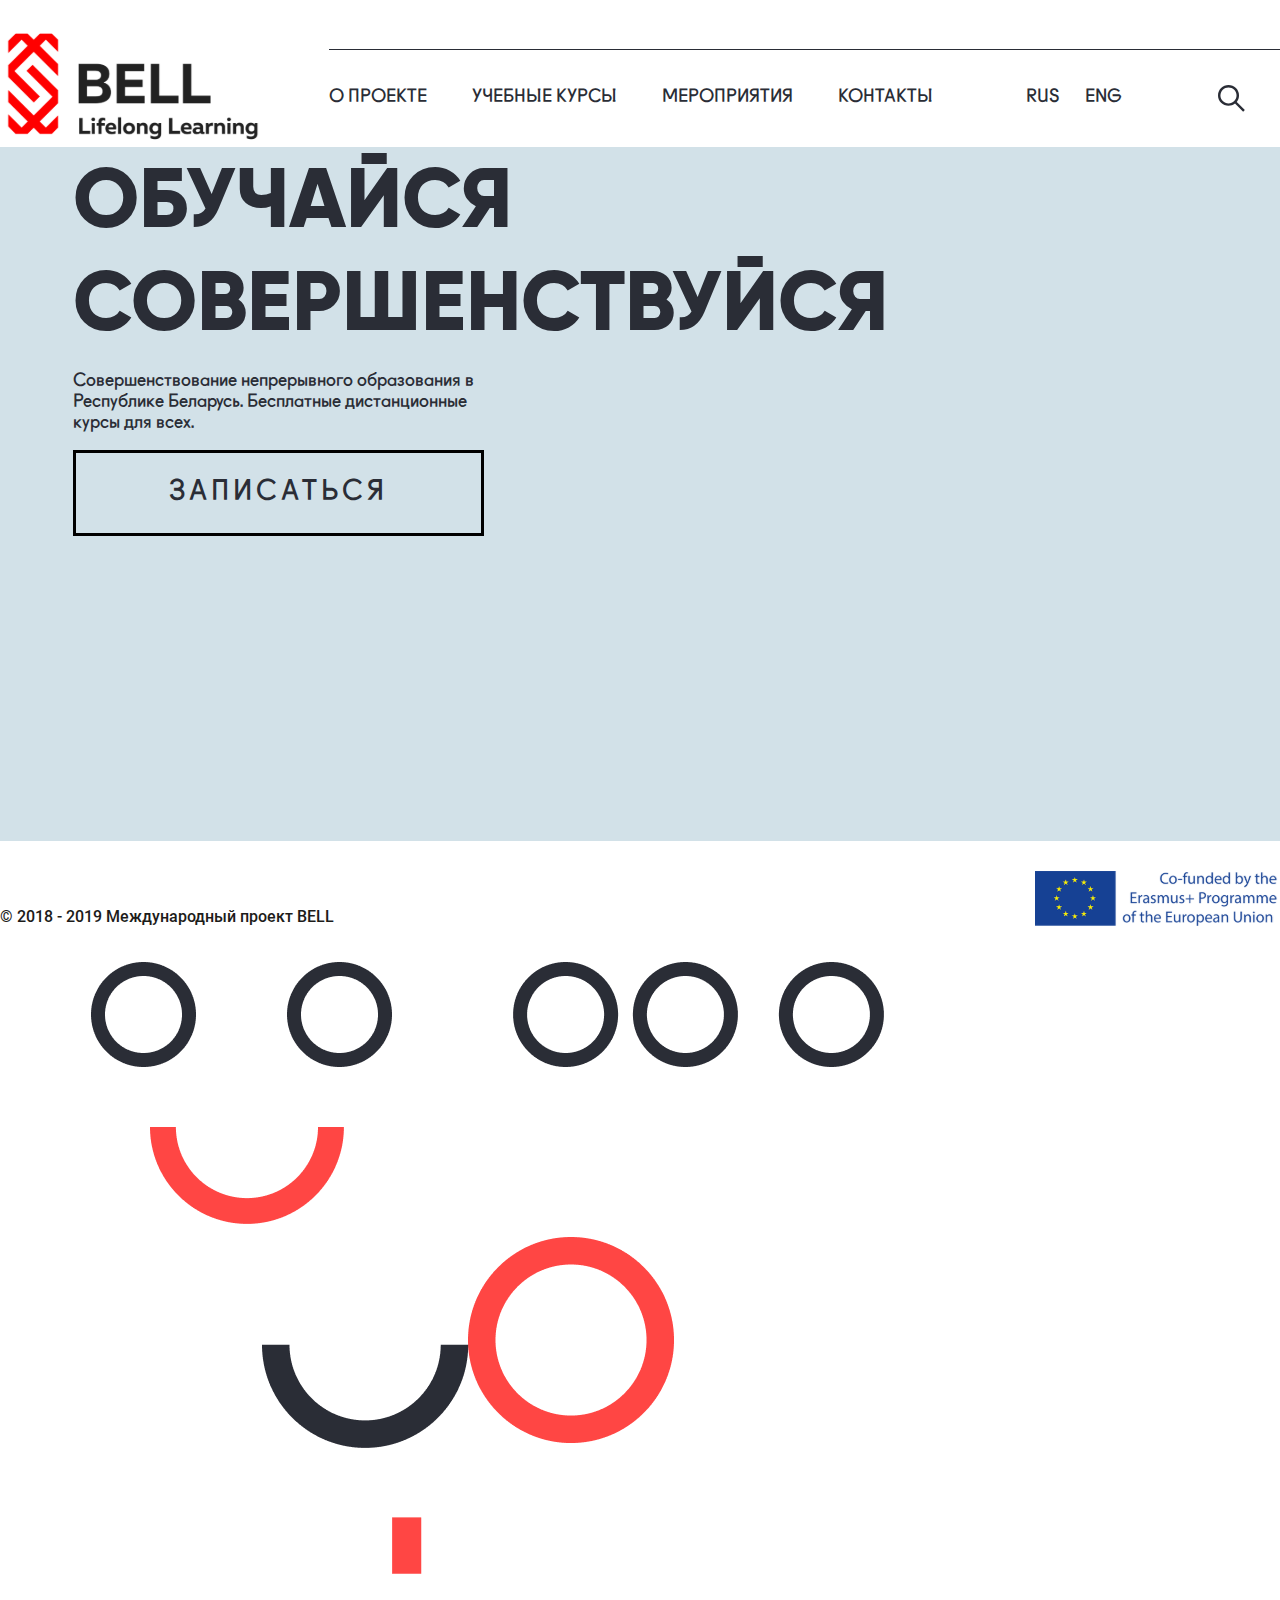
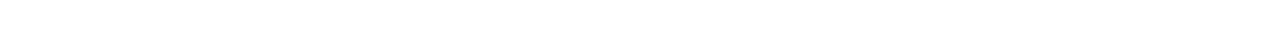
<file: index.html>
<!DOCTYPE html>
<html lang="en">
<head>
    <meta charset="UTF-8">
    <meta name="viewport" content="width=device-width, initial-scale=1.0">
    <title>BELLL</title>
    <link rel="stylesheet" href="./css/style.css">
</head>
<body>
<header class="header">
    <div class="wrapper">
       <div class="header_wrapper">
           <div class="header_logo">
               <a href="index.html" class="header_logo-link">
                   <img src="./img/svg/bell-logo.svg" alt="BELL" class="header_logo-pic">
               </a>
           </div>
           <nav class="header_nav">
               <ul class="header_list">
                   <li class="header_item">
                       <a href="#!" class="header_link">О проекте</a>
                   </li>
                   <li class="header_item">
                       <a href="training_courses.html" class="header_link">Учебные курсы</a>
                   </li>
                   <li class="header_item">
                       <a href="#!" class="header_link">Мероприятия</a>
                   </li>
                   <li class="header_item">
                       <a href="#!" class="header_link">Контакты</a>
                   </li>
               </ul>
               <ul class="header_lang">
                   <li class="lang_item">
                       <a href="" class="lang_link">RUS</a>
                   </li>
                   <li class="lang_item">
                       <a href="" class="lang_link">ENG</a>
                   </li>
               </ul>
               <div class="header_seach">
                   <img src="./img/svg/header-seach.svg" alt="seach">
               </div>
           </nav>
       </div>
    </div>
</header>
<main class="main">
    <div class="wrapper">
        <div class="main_wrapper">
            <div class="content_left">
                <section class="content">
                    <h1 class="content_title">Обучайся
                        Совершенствуйся</h1>
                </section>
                <section class="content_sub">
                    <p class="content_sub_description">Совершенствование непрерывного
                        образования в Республике Беларусь.
                        Бесплатные дистанционные курсы для всех.
                    </p>
                </section>
                <div class="zapis">
                    <a href="#!" class="zapis_link">Записаться</a>
                </div>
            </div>
            <div class="content_right">
                <div class="content_pic">
                    <img src="./img/content-right.png" alt="right picture" class="content_pic_right">
                </div>
            </div>
        </div>
    </div>
</main>
<footer class="footer">
    <div class="wrapper">
        <div class="footer_wrapper">
            <div class="footer_name">
                <p class="footer_name_description">© 2018 - 2019 Международный проект BELL</p>
            </div>
            <div class="footer_logo">
                <img src="./img/svg/footer-logo.svg" alt="Co-funded" class="footer_logo_pic">
            </div>
        </div>
    </div>
</footer>
</body>
</html>
</file>
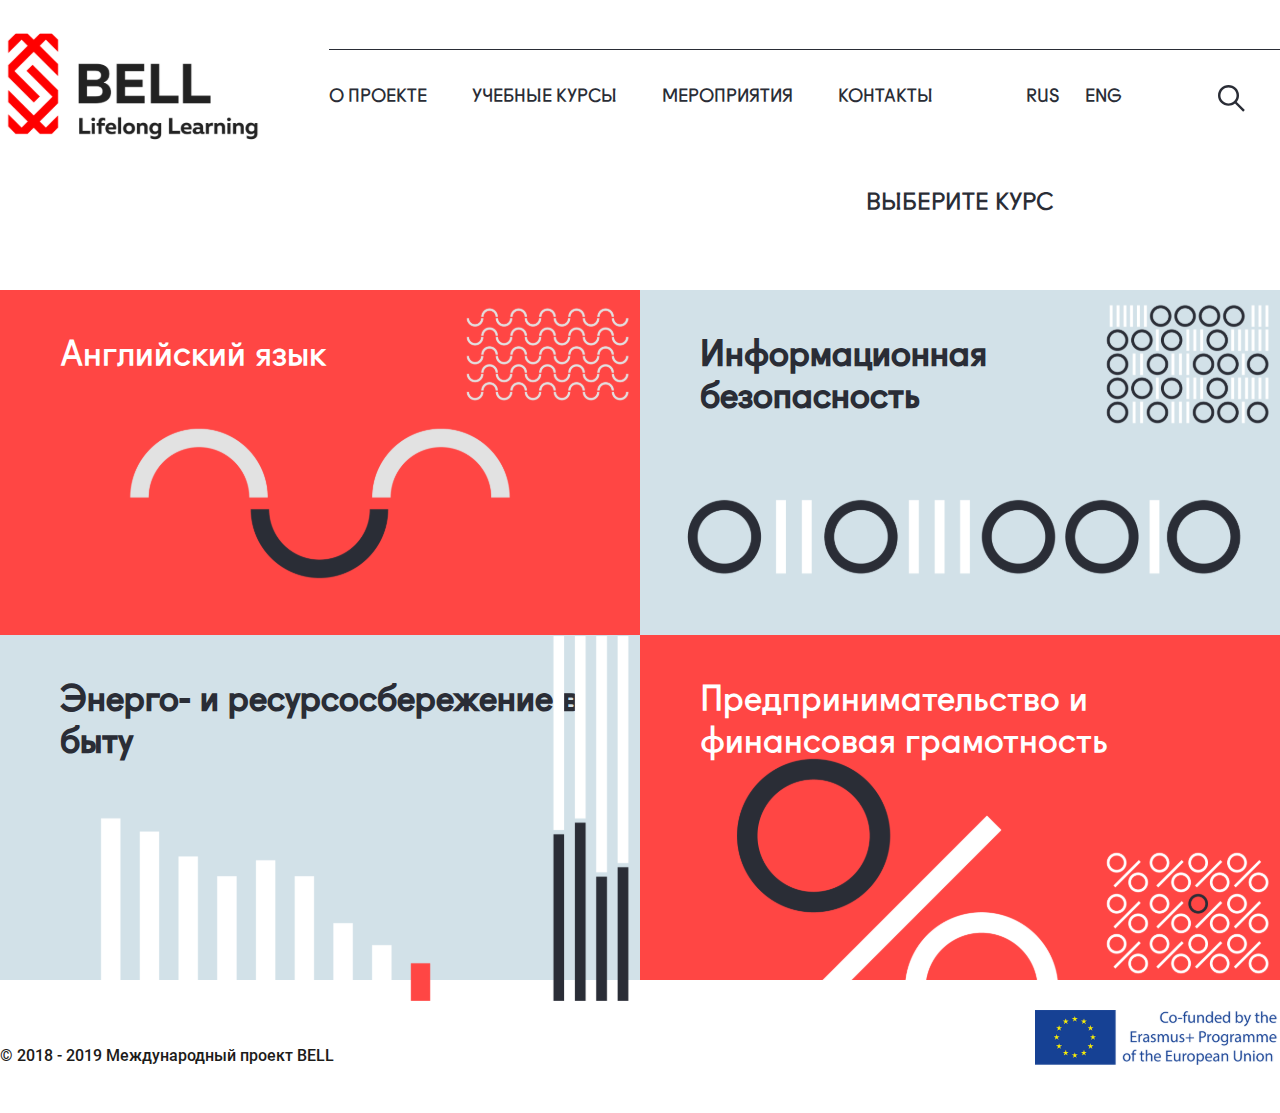
<file: training_courses.html>
<!DOCTYPE html>
<html lang="en">
<head>
    <meta charset="UTF-8">
    <meta name="viewport" content="width=device-width, initial-scale=1.0">
    <title>Учебные курсы</title>
    <link rel="stylesheet" href="./css/style.css">
</head>
<body>
<header class="header">
    <div class="wrapper">
        <div class="header_wrapper">
            <div class="header_logo">
                <a href="index.html" class="header_logo-link">
                    <img src="./img/svg/bell-logo.svg" alt="BELL" class="header_logo-pic">
                </a>
            </div>
            <nav class="header_nav">
                <ul class="header_list">
                    <li class="header_item">
                        <a href="#!" class="header_link">О проекте</a>
                    </li>
                    <li class="header_item">
                        <a href="#!" class="header_link">Учебные курсы</a>
                    </li>
                    <li class="header_item">
                        <a href="#!" class="header_link">Мероприятия</a>
                    </li>
                    <li class="header_item">
                        <a href="#!" class="header_link">Контакты</a>
                    </li>
                </ul>
                <ul class="header_lang">
                    <li class="lang_item">
                        <a href="" class="lang_link">RUS</a>
                    </li>
                    <li class="lang_item">
                        <a href="" class="lang_link">ENG</a>
                    </li>
                </ul>
                <div class="header_seach">
                    <img src="./img/svg/header-seach.svg" alt="seach">
                </div>
            </nav>
        </div>
    </div>
</header>
<main class="main">
    <div class="training_courses_wrapper">
        <h1 class="name_training_courses">выберите курс</h1>
        <div class="courses">
            <div class="course_1">
                <a href="!#" class="course_white_link">
                    <p class="course_name course_name_eng_size">Английский язык</p>
                    <div class="course_anim">
                        <div class="course_start_block">
                            <p class="course_start_white">Начало обучения: Октябрь 2019</p>
                        </div>
                            <div class="course_pic_block">
                                <img src="./img/svg/courses-eng.svg" alt="Курсы английского" class="course_eng_pic">
                            </div>
                    </div>
                </a>
            </div>
            <div class="course_2">
                <a href="!#" class="course_black_link">
                    <p class="course_name course_name_inf_bez_size">Информационная
                        безопасность</p>
                    <div class="course_anim">
                        <div class="course_start_block">
                            <p class="course_start_black ">Начало обучения: Октябрь 2019</p>
                        </div>
                        <div class="course_pic_block">
                            <img src="./img/svg/courses-inf-bez.svg" alt="Информационная
                        безопасность" class="course_inf_bez">
                        </div>
                    </div>
                </a>
            </div>
            <div class="course_3">
                <a href="!#" class="course_white_link">
                    <p class="course_name course_name_prav_gram_size">Правовая грамотность</p>
                    <div class="course_anim">
                        <div class="course_start_block">
                            <p class="course_start_white ">Начало обучения: Ноябрь 2019</p>
                        </div>
                        <div class="course_pic_block">
                            <img src="./img/svg/courses-prav-gram.svg" alt="Правовая грамотность" class="course_prav_gram">
                        </div>
                    </div>
                </a>
            </div>
            <div class="course_4">
                <a href="!#" class="course_black_link">
                    <p class="course_name course_name_energo_sber_size">Энерго- и ресурсосбережение
                        в быту</p>
                    <div class="course_anim">
                        <div class="course_start_block">
                            <p class="course_start_black ">Начало обучения: Ноябрь 2019</p>
                        </div>
                        <div class="course_pic_block">
                            <img src="./img/svg/courses-energo-sber.svg" alt="ИЭнерго- и ресурсосбережение
                        в быту" class="course_energo_sber">
                        </div>
                    </div>
                </a>
            </div>
            <div class="course_5">
                <a href="!#" class="course_white_link">
                    <p class="course_name course_name_fin_gram_size">Предпринимательство
                        и финансовая грамотность</p>
                    <div class="course_anim">
                        <div class="course_start_block">
                            <p class="course_start_white ">Начало обучения: Ноябрь 2019</p>
                        </div>
                        <div class="course_pic_block">
                            <img src="./img/svg/courses-fin-gram.svg" alt="Правовая грамотность" class="course_fin_gram">
                        </div>
                    </div>
                </a>
            </div>
            <div class="course_6"></div>
        </div>

    </div>
</main>
<footer class="footer">
    <div class="wrapper">
        <div class="footer_wrapper">
            <div class="footer_name">
                <p class="footer_name_description">© 2018 - 2019 Международный проект BELL</p>
            </div>
            <div class="footer_logo">
                <img src="./img/svg/footer-logo.svg" alt="Co-funded" class="footer_logo_pic">
            </div>
        </div>
    </div>
</footer>
</body>
</html>
</file>
<file: css/style.css>
/* http://meyerweb.com/eric/tools/css/reset/
   v2.0-modified | 20110126
   License: none (public domain)
*/

html, body, div, span, applet, object, iframe,
h1, h2, h3, h4, h5, h6, p, blockquote, pre,
a, abbr, acronym, address, big, cite, code,
del, dfn, em, img, ins, kbd, q, s, samp,
small, strike, strong, sub, sup, tt, var,
b, u, i, center,
dl, dt, dd, ol, ul, li,
fieldset, form, label, legend,
table, caption, tbody, tfoot, thead, tr, th, td,
article, aside, canvas, details, embed,
figure, figcaption, footer, header, hgroup,
menu, nav, output, ruby, section, summary,
time, mark, audio, video {
    margin: 0;
    padding: 0;
    border: 0;
    font-size: 100%;
    font: inherit;
    vertical-align: baseline;
}

/* make sure to set some focus styles for accessibility */
:focus {
    outline: 0;
}

/* HTML5 display-role reset for older browsers */
article, aside, details, figcaption, figure,
footer, header, hgroup, menu, nav, section {
    display: block;
}

body {
    line-height: 1;
}

ol, ul {
    list-style: none;
}

blockquote, q {
    quotes: none;
}

blockquote:before, blockquote:after,
q:before, q:after {
    content: '';
    content: none;
}

table {
    border-collapse: collapse;
    border-spacing: 0;
}

input[type=search]::-webkit-search-cancel-button,
input[type=search]::-webkit-search-decoration,
input[type=search]::-webkit-search-results-button,
input[type=search]::-webkit-search-results-decoration {
    -webkit-appearance: none;
    -moz-appearance: none;
}

input[type=search] {
    -webkit-appearance: none;
    -moz-appearance: none;
    -webkit-box-sizing: content-box;
    -moz-box-sizing: content-box;
    box-sizing: content-box;
}

textarea {
    overflow: auto;
    vertical-align: top;
    resize: vertical;
}

/**
 * Correct `inline-block` display not defined in IE 6/7/8/9 and Firefox 3.
 */

audio,
canvas,
video {
    display: inline-block;
    *display: inline;
    *zoom: 1;
    max-width: 100%;
}

/**
 * Prevent modern browsers from displaying `audio` without controls.
 * Remove excess height in iOS 5 devices.
 */

audio:not([controls]) {
    display: none;
    height: 0;
}

/**
 * Address styling not present in IE 7/8/9, Firefox 3, and Safari 4.
 * Known issue: no IE 6 support.
 */

[hidden] {
    display: none;
}

/**
 * 1. Correct text resizing oddly in IE 6/7 when body `font-size` is set using
 *    `em` units.
 * 2. Prevent iOS text size adjust after orientation change, without disabling
 *    user zoom.
 */

html {
    font-size: 100%; /* 1 */
    -webkit-text-size-adjust: 100%; /* 2 */
    -ms-text-size-adjust: 100%; /* 2 */
}

/**
 * Address `outline` inconsistency between Chrome and other browsers.
 */

a:focus {
    outline: thin dotted;
}

/**
 * Improve readability when focused and also mouse hovered in all browsers.
 */

a:active,
a:hover {
    outline: 0;
}

/**
 * 1. Remove border when inside `a` element in IE 6/7/8/9 and Firefox 3.
 * 2. Improve image quality when scaled in IE 7.
 */

img {
    border: 0; /* 1 */
    -ms-interpolation-mode: bicubic; /* 2 */
}

/**
 * Address margin not present in IE 6/7/8/9, Safari 5, and Opera 11.
 */

figure {
    margin: 0;
}

/**
 * Correct margin displayed oddly in IE 6/7.
 */

form {
    margin: 0;
}

/**
 * Define consistent border, margin, and padding.
 */

fieldset {
    border: 1px solid #c0c0c0;
    margin: 0 2px;
    padding: 0.35em 0.625em 0.75em;
}

/**
 * 1. Correct color not being inherited in IE 6/7/8/9.
 * 2. Correct text not wrapping in Firefox 3.
 * 3. Correct alignment displayed oddly in IE 6/7.
 */

legend {
    border: 0; /* 1 */
    padding: 0;
    white-space: normal; /* 2 */
    *margin-left: -7px; /* 3 */
}

/**
 * 1. Correct font size not being inherited in all browsers.
 * 2. Address margins set differently in IE 6/7, Firefox 3+, Safari 5,
 *    and Chrome.
 * 3. Improve appearance and consistency in all browsers.
 */

button,
input,
select,
textarea {
    font-size: 100%; /* 1 */
    margin: 0; /* 2 */
    vertical-align: baseline; /* 3 */
    *vertical-align: middle; /* 3 */
}

/**
 * Address Firefox 3+ setting `line-height` on `input` using `!important` in
 * the UA stylesheet.
 */

button,
input {
    line-height: normal;
}

/**
 * Address inconsistent `text-transform` inheritance for `button` and `select`.
 * All other form control elements do not inherit `text-transform` values.
 * Correct `button` style inheritance in Chrome, Safari 5+, and IE 6+.
 * Correct `select` style inheritance in Firefox 4+ and Opera.
 */

button,
select {
    text-transform: none;
}

/**
 * 1. Avoid the WebKit bug in Android 4.0.* where (2) destroys native `audio`
 *    and `video` controls.
 * 2. Correct inability to style clickable `input` types in iOS.
 * 3. Improve usability and consistency of cursor style between image-type
 *    `input` and others.
 * 4. Remove inner spacing in IE 7 without affecting normal text inputs.
 *    Known issue: inner spacing remains in IE 6.
 */

button,
html input[type="button"], /* 1 */
input[type="reset"],
input[type="submit"] {
    -webkit-appearance: button; /* 2 */
    cursor: pointer; /* 3 */
    *overflow: visible;  /* 4 */
}

/**
 * Re-set default cursor for disabled elements.
 */

button[disabled],
html input[disabled] {
    cursor: default;
}

/**
 * 1. Address box sizing set to content-box in IE 8/9.
 * 2. Remove excess padding in IE 8/9.
 * 3. Remove excess padding in IE 7.
 *    Known issue: excess padding remains in IE 6.
 */

input[type="checkbox"],
input[type="radio"] {
    box-sizing: border-box; /* 1 */
    padding: 0; /* 2 */
    *height: 13px; /* 3 */
    *width: 13px; /* 3 */
}

/**
 * 1. Address `appearance` set to `searchfield` in Safari 5 and Chrome.
 * 2. Address `box-sizing` set to `border-box` in Safari 5 and Chrome
 *    (include `-moz` to future-proof).
 */

input[type="search"] {
    -webkit-appearance: textfield; /* 1 */
    -moz-box-sizing: content-box;
    -webkit-box-sizing: content-box; /* 2 */
    box-sizing: content-box;
}

/**
 * Remove inner padding and search cancel button in Safari 5 and Chrome
 * on OS X.
 */

input[type="search"]::-webkit-search-cancel-button,
input[type="search"]::-webkit-search-decoration {
    -webkit-appearance: none;
}

/**
 * Remove inner padding and border in Firefox 3+.
 */

button::-moz-focus-inner,
input::-moz-focus-inner {
    border: 0;
    padding: 0;
}

/**
 * 1. Remove default vertical scrollbar in IE 6/7/8/9.
 * 2. Improve readability and alignment in all browsers.
 */

textarea {
    overflow: auto; /* 1 */
    vertical-align: top; /* 2 */
}

/**
 * Remove most spacing between table cells.
 */

table {
    border-collapse: collapse;
    border-spacing: 0;
}

html,
button,
input,
select,
textarea {
    color: #222;
}


::-moz-selection {
    background: #b3d4fc;
    text-shadow: none;
}

::selection {
    background: #b3d4fc;
    text-shadow: none;
}

img {
    vertical-align: middle;
}

fieldset {
    border: 0;
    margin: 0;
    padding: 0;
}

textarea {
    resize: vertical;
}

.chromeframe {
    margin: 0.2em 0;
    background: #ccc;
    color: #000;
    padding: 0.2em 0;
}

/* fonts start*/
@font-face {
    font-family: 'Roboto';
    font-style: normal;
    font-weight: 500;
    src: url('../fonts/roboto-v20-latin_cyrillic-500.eot'); /* IE9 Compat Modes */
    src: local('Roboto Medium'), local('Roboto-Medium'),
    url('../fonts/roboto-v20-latin_cyrillic-500.eot?#iefix') format('embedded-opentype'), /* IE6-IE8 */
    url('../fonts/roboto-v20-latin_cyrillic-500.woff2') format('woff2'), /* Super Modern Browsers */
    url('../fonts/roboto-v20-latin_cyrillic-500.woff') format('woff'), /* Modern Browsers */
    url('../fonts/roboto-v20-latin_cyrillic-500.ttf') format('truetype'), /* Safari, Android, iOS */
    url('../fonts/roboto-v20-latin_cyrillic-500.svg#Roboto') format('svg'); /* Legacy iOS */
}

@font-face {
    font-family: 'Gilroy';
    src: local('Gilroy Light'), local('Gilroy-Light'), url('../fonts/Gilroylight.woff2') format('woff2'), url('../fonts/Gilroylight.woff') format('woff'), url('../fonts/Gilroylight.ttf') format('truetype');
    font-weight: 300;
    font-style: normal;
}
@font-face {
    font-family: 'Gilroy';
    src: local('Gilroy ExtraBold'), local('Gilroy-ExtraBold'), url('../fonts/Gilroyextrabold.woff2') format('woff2'), url('../fonts/Gilroyextrabold.woff') format('woff'), url('../fonts/Gilroyextrabold.ttf') format('truetype');
    font-weight: 800;
    font-style: normal;
}
@font-face {
    font-family: 'Fugue';
    src: url('../fonts/fugue_regular.otf') format('opentype'), url('../fonts/fugue_regular_italic.otf') format('opentype'), url('../fonts/fugue_headline.otf') format('opentype'), url('../fonts/fugue_mono.otf') format('opentype');
    font-weight: 300;
    font-style: normal;
}

/* fonts end*/
html{
    box-sizing: border-box;
}
*, *::before, *::after{
    box-sizing: inherit;
}
body{
    font-family: Gilroy, serif;
    font-size: 18px;
    line-height: 21px;
    text-transform: uppercase;
    color: #2A2D36;
}

.wrapper{
    max-width: 1800px;
    margin: 0 auto;
}

/* header steart*/
.header_wrapper{
    display: flex;
    flex-wrap: wrap;
    align-items: flex-end;
    justify-content: space-between;
    padding-top: 25px;

}
.header_nav{
    display: flex;
    flex-wrap: wrap;
    border-top: 1px solid #2A2D36;
    height: 62.67px;
    padding-top: 35px;
    margin-bottom: 35px;
}
.header_list{
    display: flex;
    flex-wrap: wrap;
}
.header_seach{
    margin-left: 97px;
}


.header_item {
    margin-right: 45px;

}
.header_item:last-child{
    margin-right: 0;
}
.header_link, .lang_link{
    font-family: Fugue, serif;
    font-size: 18px;
    line-height: 21px;
    text-transform: uppercase;
    color: #2A2D36;
    text-decoration: none;
}
.header_link {
    padding-top: 30px;

}
.header_link:active{
    border-top: 5px solid #000;
}
.header_link:hover{
    color:  #FF4644;
    text-decoration: underline;
}

.header_lang{
    display: flex;
    flex-wrap: wrap;
    margin-left: 93px;
}

.lang_item {
    margin-right: 25px;
}
.lang_item:last-child{
    margin-right: 0;
}
.header_seach{
    margin-right: 35px;
}
/* header end */

/* header adaptive start
@media (min-width: 1300px) {
    .wrapper{
        width: 1400px;
        margin: 0 auto;
    }
    .header_nav{
        width: 800px;
    }
    .header_item {
        margin-right: 30px;
    }
    .header_lang {
        margin-left: 60px;
    }
    .lang_item {
        margin-right: 25px;
    }
    .header_seach {
        margin-left: 55px;
        margin-right: 0;
    }
}

 header adaptive end */

/* main start */

.main_wrapper{
    height: 694px;
    background: url("../img/glavnaya-bg.jpg") no-repeat center;
    background-size: cover;
    margin-bottom: 20px;
}
.main_wrapper{
    display: flex;
    flex-wrap: wrap;
    align-items: flex-end;
    justify-content: space-between;
}
.content_left{
    max-width: 819px;
    margin-bottom: 344px;
    margin-left: 73px;
}

.content_right{
    margin-top: 82px;
    margin-left: -73px;
}
.content{
    margin-bottom: 16px;
}
.content_title{
    font-family: Gilroy, serif;
    font-size: 84px;
    font-weight: bold;
    line-height: 103px;
    text-transform: uppercase;
    color: #2A2D36;
}
.content_sub{
    max-width: 410px;
    margin-bottom: 18px;
}
.content_sub_description{
    font-family: Fugue, serif;
    font-size: 18px;
    line-height: 21px;
    color: #2A2D36;
    text-transform: none;
}
.zapis{
    border: 3px solid #000;
    width: 411px;
    height: 86.44px;
    text-align: center;
}
.zapis_link{
    display: block;
    height: 100%;
    font-family: Fugue, serif;
    font-size: 28px;
    line-height: 75px;
    text-decoration: none;
    letter-spacing: 0.15em;
    text-transform: uppercase;
    color: #2A2D36;
}
.main{
    margin-bottom: 30px;
}
/* main end */

/* main adaptive start
@media (min-width: 1300px) {
    .main_wrapper {
        height: 550px;
    }
    .content_left {
        max-width: 500px;
        margin-bottom: 204px;
        margin-left: 35px;
    }
    .content_title {
        font-family: Gilroy, serif;
        font-size: 72px;
        font-weight: bold;
        line-height: 85px;
        text-transform: uppercase;
        color: #2A2D36;
    }
    .content_right {
        max-width: 700px;
        margin-top: 110px;
        margin-left: -73px;
    }
    .content_pic_right{
        max-width: 700px;
    }

}
 main adaptive end */

/* footer start */
.footer_wrapper{
    display: flex;
    flex-wrap: wrap;
    align-items: flex-end;
    justify-content: space-between;
    margin-bottom: 48px;

}
.footer_name_description{
    font-family: Roboto, serif;
    font-style: normal;
    font-weight: 500;
    font-size: 16px;
    line-height: 19px;
    color: #1D1C1A;
    text-transform: none;
}
/* footer end */

/* training-courses start */
.training_courses_wrapper{
    width: 1920px;
    margin: 0 auto;

}

.name_training_courses {
    font-family: Fugue, serif;
    font-size: 24px;
    line-height: 28px;
    text-align: center;
    text-transform: uppercase;
    color: #2A2D36;
    margin-bottom: 74px;
    margin-top: 41px;
}

.courses{
    display: flex;
    flex-wrap: wrap;
    align-items: flex-end;
}

.course_1{
    background: url("../img/svg/training-courses-bg-1.svg") no-repeat center;
    background-size: cover;
    width: 640px;
    height: 345px;
}
.course_2{
    background: url("../img/svg/training-courses-bg-2.svg") no-repeat center;
    background-size: cover;
    width: 640px;
    height: 345px;
}
.course_3{
    background: url("../img/svg/training-courses-bg-3.svg") no-repeat center;
    background-size: cover;
    width: 640px;
    height: 345px;
}
.course_4{
    background: url("../img/svg/training-courses-bg-2.svg") no-repeat center;
    background-size: cover;
    width: 640px;
    height: 345px;
}
.course_5{
    background: url("../img/svg/training-courses-bg-1.svg") no-repeat center;
    background-size: cover;
    width: 640px;
    height: 345px;
}
.course_6{

    background-size: cover;
    width: 640px;
    height: 345px;
}
.course_white_link{
    font-family: Fugue, serif;
    font-size: 36px;
    line-height: 42px;
    color: #FFFFFF;
    font-weight: normal;
    text-decoration: none;
    text-transform: none;
}
.course_black_link{
    font-family: Fugue, serif;
    font-size: 36px;
    line-height: 42px;
    color: #2A2D36;
    font-weight: bold;
    text-decoration: none;
    text-transform: none;
}
.course_name{
    margin-left: 60px;
    margin-top: 43px;
}
.course_start_white{
    font-family: Fugue, serif;
    font-size: 24px;
    line-height: 28px;
    color: #FFFFFF;
    text-transform: none;
    font-weight: normal;
    margin-left: 60px;
    margin-top: 12px;
}
.course_start_black{
    font-family: Fugue, serif;
    font-size: 24px;
    line-height: 28px;
    color: #2A2D36;
    text-transform: none;
    font-weight: normal;
    margin-left: 60px;
    margin-top: 12px;
}

.course_name_inf_bez_size{
    width: 339px;
}
.course_name_eng_size{
    width: 316px;
}
.course_name_prav_gram_size{
    width: 436px;
}
.course_name_energo_sber_size{
    width: 532px;
}
.course_name_fin_gram_size{
    width: 519px;
}

.course_eng_pic{
    margin-top: -120px;
}
.course_inf_bez{
    margin-top: -165px;
}
.course_prav_gram{
    margin-top: -140px;
}
.course_energo_sber{
    margin-top: -166px;
}
.course_fin_gram{
    margin-top: -180px;
}

.course_start_block{
    opacity: 0;
}
.course_anim:hover .course_start_block {
    opacity: 1;
}
.course_anim:hover .course_pic_block {
    opacity: 0;
}
/* training-courses end */
</file>
